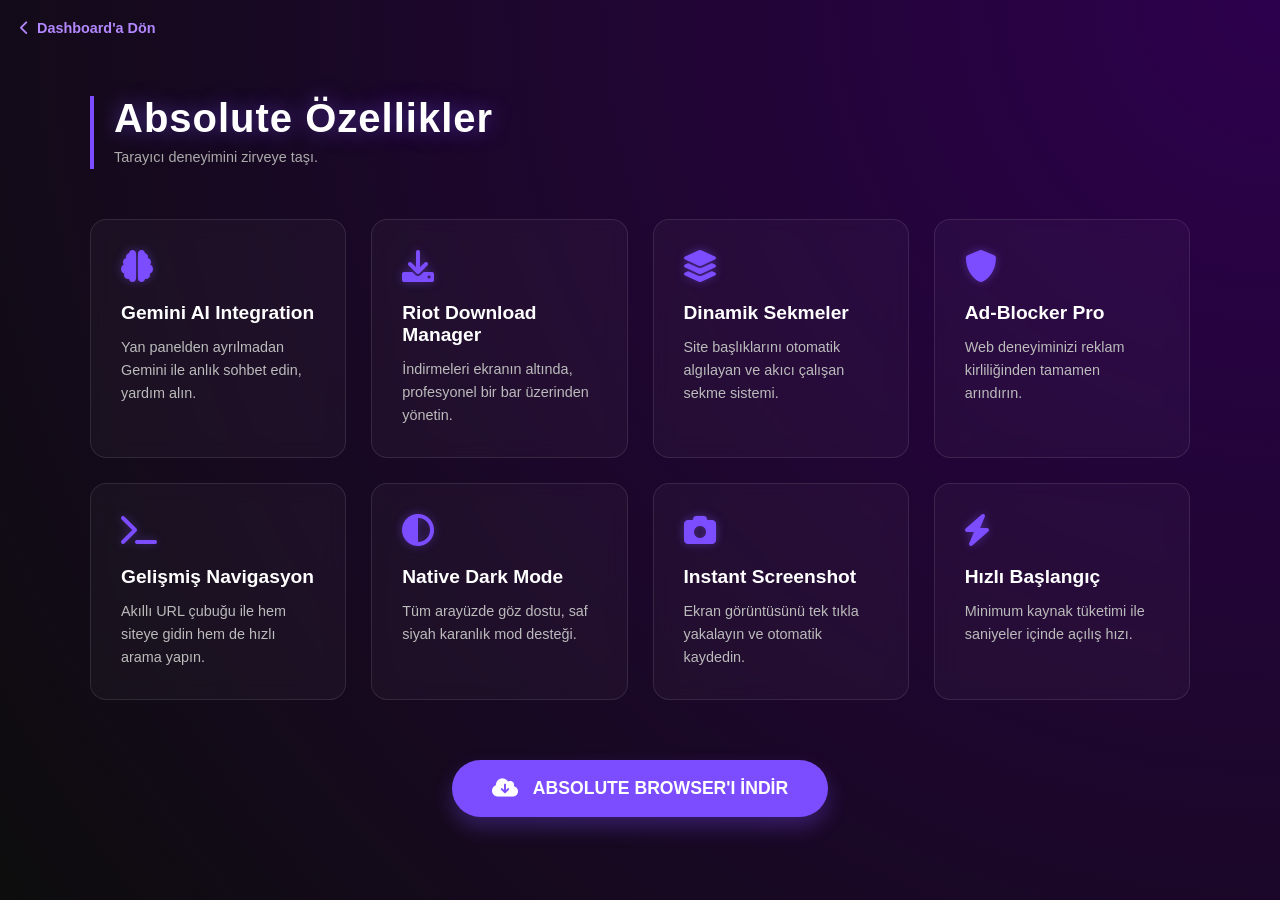
<file: ozellikler.html>
<!DOCTYPE html>
<html lang="tr">
<head>
    <meta charset="UTF-8">
    <meta name="viewport" content="width=device-width, initial-scale=1.0">
    <title>Absolute Browser - Özellikler</title>
    <link rel="stylesheet" href="https://cdnjs.cloudflare.com/ajax/libs/font-awesome/6.0.0/css/all.min.css">
    <style>
        /* MOR & GLASSMORPHISM TASARIMI */
        body {
            margin: 0;
            padding: 0;
            font-family: 'Inter', 'Segoe UI', sans-serif;
            /* Mor geçişli arka plan */
            background: radial-gradient(circle at top right, #2d004d, #0d0d0d);
            background-attachment: fixed;
            color: #e0e0e0;
            display: flex;
            flex-direction: column;
            align-items: center;
            min-height: 100vh;
        }

        .container {
            width: 90%;
            max-width: 1100px;
            padding: 40px 0 100px 0; /* Alt kısma buton için boşluk */
        }

        /* GERİ DÖN BUTONU */
        .back-nav {
            align-self: flex-start;
            margin: 20px;
        }

        .back-btn {
            color: #b388ff;
            text-decoration: none;
            font-size: 0.9rem;
            transition: 0.3s;
            display: flex;
            align-items: center;
            gap: 8px;
            font-weight: 600;
        }

        .back-btn:hover {
            color: #fff;
            transform: translateX(-5px);
        }

        /* BAŞLIK KISMI */
        header {
            text-align: left;
            margin-bottom: 50px;
            border-left: 4px solid #7c4dff;
            padding-left: 20px;
        }

        h1 {
            font-size: 2.5rem;
            margin: 0;
            color: #fff;
            letter-spacing: 1px;
            text-shadow: 0 0 20px rgba(124, 77, 255, 0.5);
        }

        header p {
            color: #aaa;
            margin: 5px 0 0 0;
        }

        /* ÖZELLİK KARTLARI - GLASSMORPHISM */
        .features-grid {
            display: grid;
            grid-template-columns: repeat(auto-fit, minmax(240px, 1fr));
            gap: 25px; /* Butonlar arası boşluk arttırıldı */
            margin-bottom: 60px;
        }

        .feature-card {
            /* Cam Efekti */
            background: rgba(255, 255, 255, 0.03);
            backdrop-filter: blur(10px);
            -webkit-backdrop-filter: blur(10px);
            padding: 30px;
            border-radius: 16px;
            border: 1px solid rgba(255, 255, 255, 0.1);
            transition: all 0.3s ease;
        }

        .feature-card:hover {
            background: rgba(255, 255, 255, 0.07);
            border-color: #7c4dff;
            transform: translateY(-8px);
            box-shadow: 0 10px 30px rgba(0, 0, 0, 0.5);
        }

        .icon {
            font-size: 2rem;
            color: #7c4dff;
            margin-bottom: 20px;
            text-shadow: 0 0 10px rgba(124, 77, 255, 0.4);
        }

        h3 {
            font-size: 1.2rem;
            margin: 0 0 12px 0;
            color: #fff;
        }

        p {
            font-size: 0.9rem;
            line-height: 1.6;
            color: #bbb;
            margin: 0;
        }

        /* İNDİRME BUTONU ALANI */
        .download-section {
            display: flex;
            justify-content: center;
            margin-top: 20px;
        }

        .download-btn {
            display: flex;
            align-items: center;
            gap: 15px;
            background: #7c4dff;
            color: white;
            text-decoration: none;
            padding: 18px 40px;
            border-radius: 50px;
            font-weight: 700;
            font-size: 1.1rem;
            transition: 0.3s;
            box-shadow: 0 10px 20px rgba(124, 77, 255, 0.3);
            border: none;
            cursor: pointer;
        }

        .download-btn:hover {
            background: #9575cd;
            transform: scale(1.05);
            box-shadow: 0 15px 30px rgba(124, 77, 255, 0.5);
        }

        .download-btn i {
            font-size: 1.3rem;
        }

    </style>
</head>
<body>

    <div class="back-nav">
        <a href="index.html" class="back-btn"><i class="fas fa-chevron-left"></i> Dashboard'a Dön</a>
    </div>

    <div class="container">
        <header>
            <h1>Absolute Özellikler</h1>
            <p>Tarayıcı deneyimini zirveye taşı.</p>
        </header>

        <div class="features-grid">
            <div class="feature-card">
                <i class="fas fa-brain icon"></i>
                <h3>Gemini AI Integration</h3>
                <p>Yan panelden ayrılmadan Gemini ile anlık sohbet edin, yardım alın.</p>
            </div>

            <div class="feature-card">
                <i class="fas fa-download icon"></i>
                <h3>Riot Download Manager</h3>
                <p>İndirmeleri ekranın altında, profesyonel bir bar üzerinden yönetin.</p>
            </div>

            <div class="feature-card">
                <i class="fas fa-layer-group icon"></i>
                <h3>Dinamik Sekmeler</h3>
                <p>Site başlıklarını otomatik algılayan ve akıcı çalışan sekme sistemi.</p>
            </div>

            <div class="feature-card">
                <i class="fas fa-shield-alt icon"></i>
                <h3>Ad-Blocker Pro</h3>
                <p>Web deneyiminizi reklam kirliliğinden tamamen arındırın.</p>
            </div>

            <div class="feature-card">
                <i class="fas fa-terminal icon"></i>
                <h3>Gelişmiş Navigasyon</h3>
                <p>Akıllı URL çubuğu ile hem siteye gidin hem de hızlı arama yapın.</p>
            </div>

            <div class="feature-card">
                <i class="fas fa-adjust icon"></i>
                <h3>Native Dark Mode</h3>
                <p>Tüm arayüzde göz dostu, saf siyah karanlık mod desteği.</p>
            </div>

            <div class="feature-card">
                <i class="fas fa-camera icon"></i>
                <h3>Instant Screenshot</h3>
                <p>Ekran görüntüsünü tek tıkla yakalayın ve otomatik kaydedin.</p>
            </div>

            <div class="feature-card">
                <i class="fas fa-bolt icon"></i>
                <h3>Hızlı Başlangıç</h3>
                <p>Minimum kaynak tüketimi ile saniyeler içinde açılış hızı.</p>
            </div>
        </div>

        <div class="download-section">
            <a href="https://www.dropbox.com/scl/fi/aqlv6p1sczydrmjnt4vu5/Absolute-Browser.zip?rlkey=yfb4rrscd2hm1unpvcrw17x4m&st=5havnpyn&dl=1" class="download-btn">
                <i class="fas fa-cloud-download-alt"></i>
                ABSOLUTE BROWSER'I İNDİR
            </a>
        </div>
    </div>

</body>
</html>
</file>
